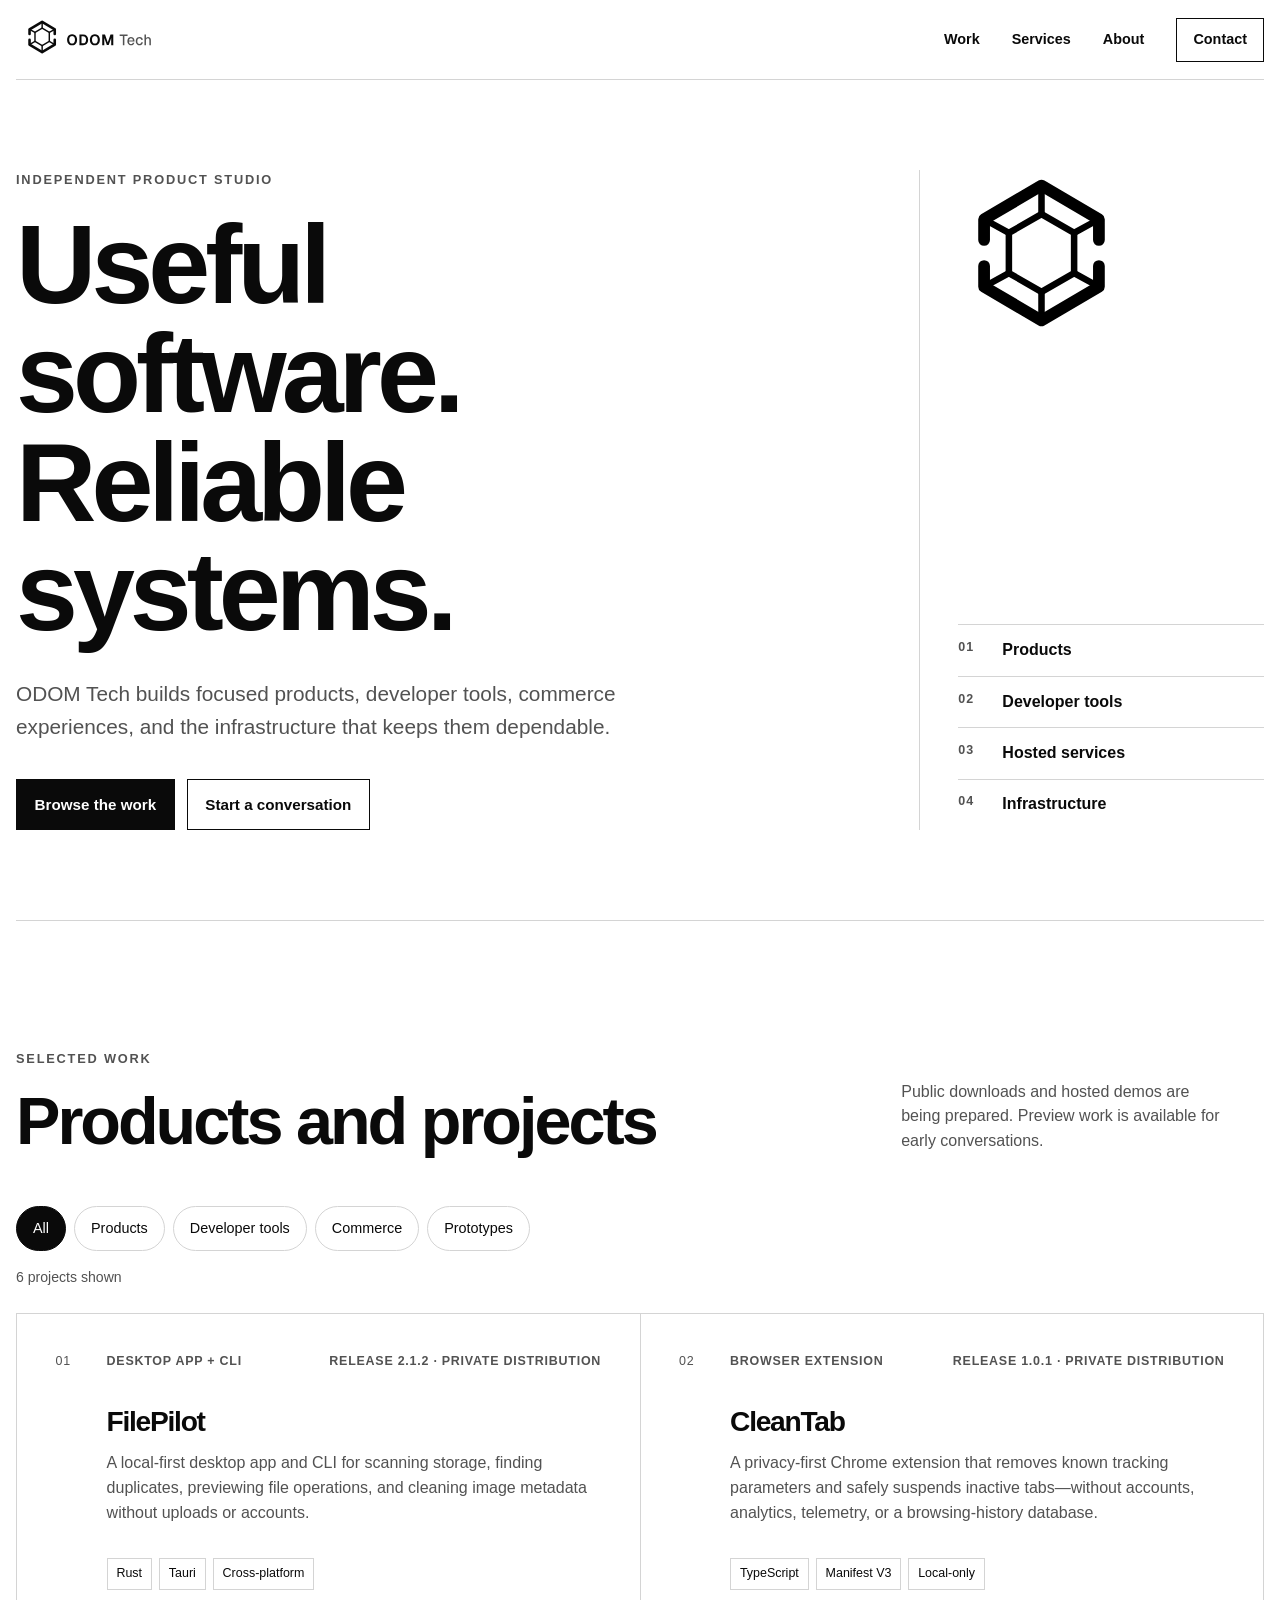
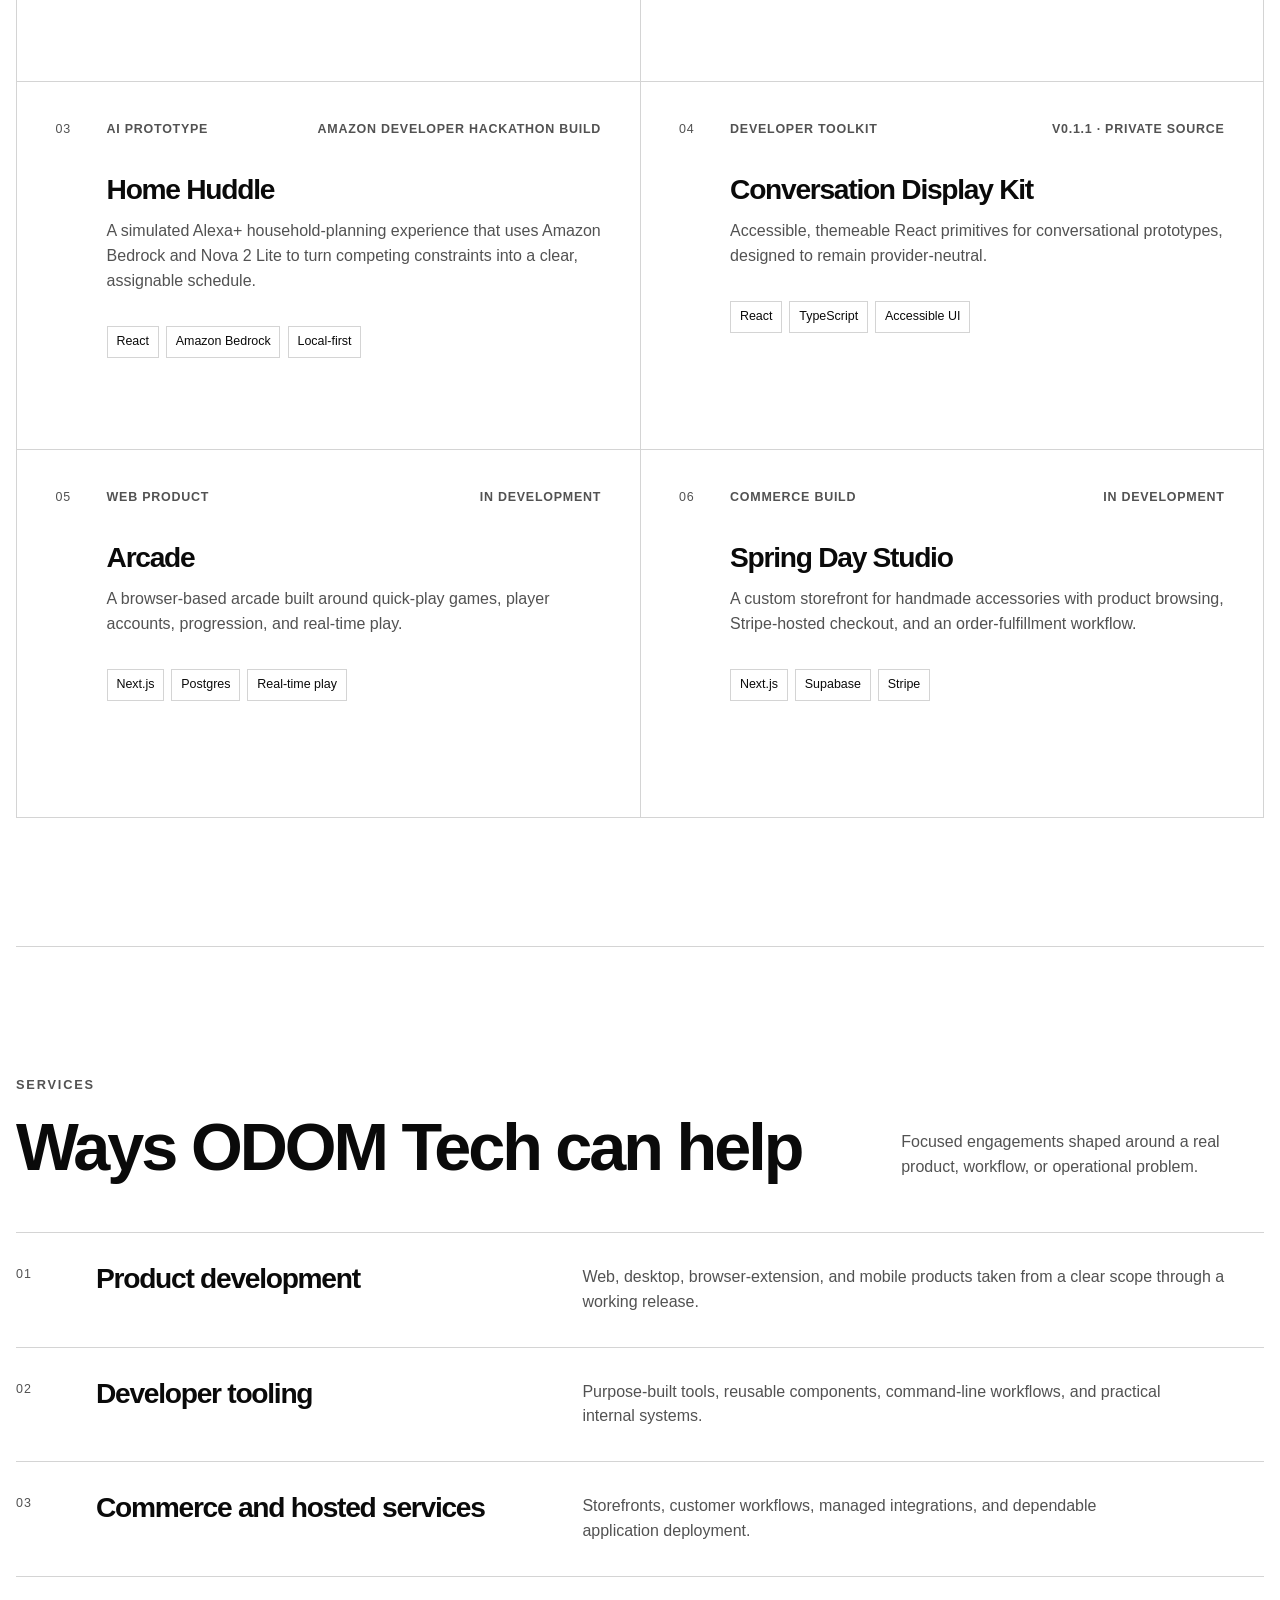
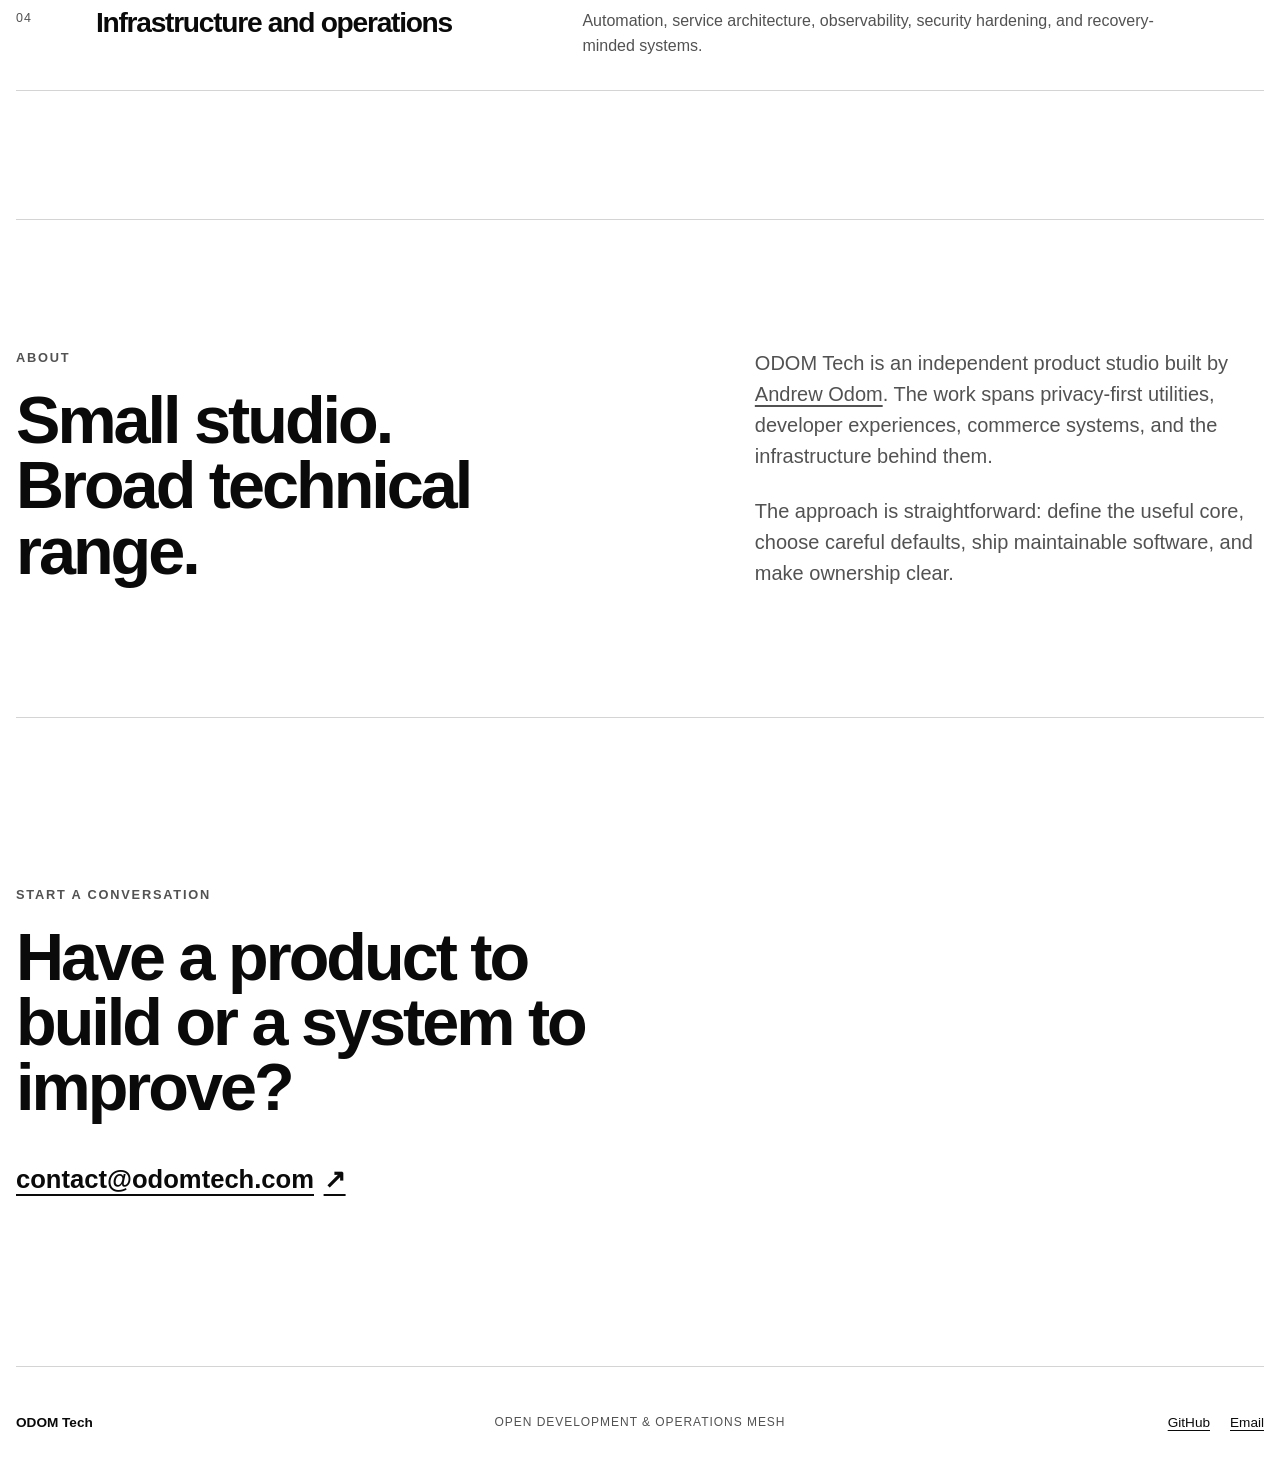
<file: index.html>
<!doctype html>
<html lang="en">
  <head>
    <meta charset="utf-8">
    <meta name="viewport" content="width=device-width, initial-scale=1">
    <meta name="color-scheme" content="light dark">
    <meta name="theme-color" content="#0a0a0a">
    <meta name="description" content="Browse software products, developer tools, commerce work, and technical services from ODOM Tech.">
    <meta property="og:title" content="ODOM Tech — Products and services">
    <meta property="og:description" content="Practical software, developer tools, hosted services, and reliable infrastructure.">
    <meta property="og:type" content="website">
    <meta property="og:url" content="https://odomtech.com/">
    <title>ODOM Tech — Products and services</title>
    <link rel="canonical" href="https://odomtech.com/">
    <link rel="icon" href="assets/favicon.svg" type="image/svg+xml">
    <link rel="manifest" href="site.webmanifest">
    <link rel="stylesheet" href="styles.css">
    <script src="script.js" defer></script>
  </head>
  <body>
    <a class="skip-link" href="#main">Skip to content</a>

    <header class="site-header">
      <a class="brand" href="#top" aria-label="ODOM Tech home">
        <picture>
          <source media="(prefers-color-scheme: dark)" srcset="assets/odom-tech-compact-white.svg">
          <img src="assets/odom-tech-compact-black.svg" alt="ODOM Tech">
        </picture>
      </a>
      <nav aria-label="Primary navigation">
        <a href="#work">Work</a>
        <a href="#services">Services</a>
        <a href="#about">About</a>
        <a class="nav-contact" href="mailto:contact@odomtech.com">Contact</a>
      </nav>
    </header>

    <main id="main">
      <section class="hero" id="top" aria-labelledby="hero-title">
        <div class="hero-copy">
          <p class="eyebrow">Independent product studio</p>
          <h1 id="hero-title">Useful software.<br>Reliable systems.</h1>
          <p class="hero-summary">
            ODOM Tech builds focused products, developer tools, commerce experiences,
            and the infrastructure that keeps them dependable.
          </p>
          <div class="hero-actions">
            <a class="button button-primary" href="#work">Browse the work</a>
            <a class="button button-secondary" href="mailto:contact@odomtech.com">Start a conversation</a>
          </div>
        </div>
        <div class="hero-index" aria-label="Studio capabilities">
          <img class="hero-mark" src="assets/odom-tech-mark-monochrome.svg" alt="" aria-hidden="true">
          <ol>
            <li><span>01</span> Products</li>
            <li><span>02</span> Developer tools</li>
            <li><span>03</span> Hosted services</li>
            <li><span>04</span> Infrastructure</li>
          </ol>
        </div>
      </section>

      <section class="section work-section" id="work" aria-labelledby="work-title">
        <div class="section-heading">
          <div>
            <p class="eyebrow">Selected work</p>
            <h2 id="work-title">Products and projects</h2>
          </div>
          <p>
            Public downloads and hosted demos are being prepared. Preview work is
            available for early conversations.
          </p>
        </div>

        <div class="filters" role="group" aria-label="Filter projects">
          <button class="filter is-active" type="button" data-filter="all" aria-pressed="true">All</button>
          <button class="filter" type="button" data-filter="product" aria-pressed="false">Products</button>
          <button class="filter" type="button" data-filter="developer" aria-pressed="false">Developer tools</button>
          <button class="filter" type="button" data-filter="commerce" aria-pressed="false">Commerce</button>
          <button class="filter" type="button" data-filter="prototype" aria-pressed="false">Prototypes</button>
        </div>
        <p class="results" aria-live="polite"><span id="result-count">6</span> projects shown</p>

        <div class="project-grid">
          <article class="project-card" data-category="product">
            <div class="project-number">01</div>
            <div>
              <div class="card-meta"><span>Desktop app + CLI</span><span>Release 2.1.2 · Private distribution</span></div>
              <h3>FilePilot</h3>
              <p>A local-first desktop app and CLI for scanning storage, finding duplicates, previewing file operations, and cleaning image metadata without uploads or accounts.</p>
              <ul class="tags" aria-label="FilePilot technologies"><li>Rust</li><li>Tauri</li><li>Cross-platform</li></ul>
            </div>
          </article>

          <article class="project-card" data-category="product">
            <div class="project-number">02</div>
            <div>
              <div class="card-meta"><span>Browser extension</span><span>Release 1.0.1 · Private distribution</span></div>
              <h3>CleanTab</h3>
              <p>A privacy-first Chrome extension that removes known tracking parameters and safely suspends inactive tabs—without accounts, analytics, telemetry, or a browsing-history database.</p>
              <ul class="tags" aria-label="CleanTab technologies"><li>TypeScript</li><li>Manifest V3</li><li>Local-only</li></ul>
            </div>
          </article>

          <article class="project-card" data-category="prototype">
            <div class="project-number">03</div>
            <div>
              <div class="card-meta"><span>AI prototype</span><span>Amazon Developer Hackathon build</span></div>
              <h3>Home Huddle</h3>
              <p>A simulated Alexa+ household-planning experience that uses Amazon Bedrock and Nova 2 Lite to turn competing constraints into a clear, assignable schedule.</p>
              <ul class="tags" aria-label="Home Huddle technologies"><li>React</li><li>Amazon Bedrock</li><li>Local-first</li></ul>
            </div>
          </article>

          <article class="project-card" data-category="developer prototype">
            <div class="project-number">04</div>
            <div>
              <div class="card-meta"><span>Developer toolkit</span><span>v0.1.1 · Private source</span></div>
              <h3>Conversation Display Kit</h3>
              <p>Accessible, themeable React primitives for conversational prototypes, designed to remain provider-neutral.</p>
              <ul class="tags" aria-label="Conversation Display Kit technologies"><li>React</li><li>TypeScript</li><li>Accessible UI</li></ul>
            </div>
          </article>

          <article class="project-card" data-category="product prototype">
            <div class="project-number">05</div>
            <div>
              <div class="card-meta"><span>Web product</span><span>In development</span></div>
              <h3>Arcade</h3>
              <p>A browser-based arcade built around quick-play games, player accounts, progression, and real-time play.</p>
              <ul class="tags" aria-label="Arcade technologies"><li>Next.js</li><li>Postgres</li><li>Real-time play</li></ul>
            </div>
          </article>

          <article class="project-card" data-category="commerce">
            <div class="project-number">06</div>
            <div>
              <div class="card-meta"><span>Commerce build</span><span>In development</span></div>
              <h3>Spring Day Studio</h3>
              <p>A custom storefront for handmade accessories with product browsing, Stripe-hosted checkout, and an order-fulfillment workflow.</p>
              <ul class="tags" aria-label="Spring Day Studio technologies"><li>Next.js</li><li>Supabase</li><li>Stripe</li></ul>
            </div>
          </article>
        </div>
      </section>

      <section class="section services-section" id="services" aria-labelledby="services-title">
        <div class="section-heading">
          <div>
            <p class="eyebrow">Services</p>
            <h2 id="services-title">Ways ODOM Tech can help</h2>
          </div>
          <p>Focused engagements shaped around a real product, workflow, or operational problem.</p>
        </div>

        <div class="service-list">
          <article>
            <span>01</span>
            <h3>Product development</h3>
            <p>Web, desktop, browser-extension, and mobile products taken from a clear scope through a working release.</p>
          </article>
          <article>
            <span>02</span>
            <h3>Developer tooling</h3>
            <p>Purpose-built tools, reusable components, command-line workflows, and practical internal systems.</p>
          </article>
          <article>
            <span>03</span>
            <h3>Commerce and hosted services</h3>
            <p>Storefronts, customer workflows, managed integrations, and dependable application deployment.</p>
          </article>
          <article>
            <span>04</span>
            <h3>Infrastructure and operations</h3>
            <p>Automation, service architecture, observability, security hardening, and recovery-minded systems.</p>
          </article>
        </div>
      </section>

      <section class="section about-section" id="about" aria-labelledby="about-title">
        <div>
          <p class="eyebrow">About</p>
          <h2 id="about-title">Small studio.<br>Broad technical range.</h2>
        </div>
        <div class="about-copy">
          <p>
            ODOM Tech is an independent product studio built by
            <a href="https://github.com/andrewodom18">Andrew Odom</a>. The work spans
            privacy-first utilities, developer experiences, commerce systems, and the
            infrastructure behind them.
          </p>
          <p>
            The approach is straightforward: define the useful core, choose careful
            defaults, ship maintainable software, and make ownership clear.
          </p>
        </div>
      </section>

      <section class="contact-section" id="contact" aria-labelledby="contact-title">
        <p class="eyebrow">Start a conversation</p>
        <h2 id="contact-title">Have a product to build or a system to improve?</h2>
        <a class="contact-link" href="mailto:contact@odomtech.com">contact@odomtech.com <span aria-hidden="true">↗</span></a>
      </section>
    </main>

    <footer>
      <a href="#top">ODOM Tech</a>
      <p>Open Development &amp; Operations Mesh</p>
      <div>
        <a href="https://github.com/odom-technology">GitHub</a>
        <a href="mailto:contact@odomtech.com">Email</a>
      </div>
    </footer>
  </body>
</html>
</file>
<file: styles.css>
:root {
  color-scheme: light dark;
  --bg: #ffffff;
  --ink: #0a0a0a;
  --muted: #525252;
  --line: #d4d4d4;
  --soft: #f5f5f5;
  --header: rgba(255, 255, 255, 0.94);
  --max: 78rem;
}

@media (prefers-color-scheme: dark) {
  :root {
    --bg: #0a0a0a;
    --ink: #ffffff;
    --muted: #d4d4d4;
    --line: #3f3f46;
    --soft: #171717;
    --header: rgba(10, 10, 10, 0.94);
  }
}

* {
  box-sizing: border-box;
}

html {
  scroll-behavior: smooth;
}

body {
  margin: 0;
  background: var(--bg);
  color: var(--ink);
  font-family: Geist, Inter, "Helvetica Neue", Arial, sans-serif;
  font-size: 1rem;
  line-height: 1.55;
  -webkit-font-smoothing: antialiased;
}

a {
  color: inherit;
  text-underline-offset: 0.22em;
}

button,
a {
  -webkit-tap-highlight-color: transparent;
}

button,
.button,
.nav-contact {
  min-height: 2.75rem;
}

.skip-link {
  position: fixed;
  left: 1rem;
  top: -5rem;
  z-index: 100;
  background: var(--ink);
  color: var(--bg);
  padding: 0.75rem 1rem;
}

.skip-link:focus {
  top: 1rem;
}

.site-header,
main,
footer {
  width: min(calc(100% - 2rem), var(--max));
  margin-inline: auto;
}

.site-header {
  position: sticky;
  top: 0;
  z-index: 20;
  display: flex;
  align-items: center;
  justify-content: space-between;
  min-height: 5rem;
  background: var(--header);
  border-bottom: 1px solid var(--line);
  backdrop-filter: blur(14px);
}

.brand {
  display: inline-flex;
  align-items: center;
}

.brand img {
  display: block;
  width: clamp(9rem, 17vw, 12rem);
  height: auto;
}

nav {
  display: flex;
  align-items: center;
  gap: clamp(0.75rem, 2.5vw, 2rem);
  font-size: 0.9rem;
  font-weight: 560;
}

nav a {
  text-decoration: none;
}

nav a:hover,
nav a:focus-visible {
  text-decoration: underline;
}

.nav-contact {
  display: inline-flex;
  align-items: center;
  padding-inline: 1rem;
  border: 1px solid var(--ink);
}

.hero {
  min-height: calc(100vh - 5rem);
  display: grid;
  grid-template-columns: minmax(0, 1.65fr) minmax(17rem, 0.7fr);
  gap: clamp(3rem, 7vw, 7rem);
  align-items: center;
  padding-block: clamp(4rem, 10vh, 8rem);
  border-bottom: 1px solid var(--line);
}

.eyebrow {
  margin: 0 0 1.25rem;
  color: var(--muted);
  font-size: 0.8rem;
  font-weight: 650;
  letter-spacing: 0.14em;
  text-transform: uppercase;
}

h1,
h2,
h3,
p {
  text-wrap: pretty;
}

h1,
h2,
h3 {
  margin-top: 0;
  letter-spacing: -0.045em;
  line-height: 0.98;
}

h1 {
  max-width: 11ch;
  margin-bottom: 2rem;
  font-size: clamp(3.4rem, 8.7vw, 7.6rem);
  font-weight: 650;
}

h2 {
  margin-bottom: 0;
  font-size: clamp(2.35rem, 5.2vw, 4.8rem);
  font-weight: 620;
}

h3 {
  margin-bottom: 1rem;
  font-size: clamp(1.55rem, 2.2vw, 2rem);
  font-weight: 620;
}

.hero-summary {
  max-width: 42rem;
  margin: 0;
  color: var(--muted);
  font-size: clamp(1.1rem, 1.8vw, 1.3rem);
}

.hero-actions {
  display: flex;
  flex-wrap: wrap;
  gap: 0.75rem;
  margin-top: 2.25rem;
}

.button {
  display: inline-flex;
  align-items: center;
  justify-content: center;
  padding: 0.8rem 1.1rem;
  border: 1px solid var(--ink);
  font-size: 0.95rem;
  font-weight: 600;
  text-decoration: none;
}

.button-primary {
  background: var(--ink);
  color: var(--bg);
}

.button-secondary {
  background: var(--bg);
}

.button:hover,
.button:focus-visible,
.nav-contact:hover,
.nav-contact:focus-visible {
  outline: 2px solid var(--ink);
  outline-offset: 3px;
  text-decoration: none;
}

.hero-index {
  align-self: stretch;
  display: flex;
  flex-direction: column;
  justify-content: space-between;
  padding-left: clamp(1.25rem, 3vw, 2.5rem);
  border-left: 1px solid var(--line);
}

.hero-mark {
  width: clamp(7rem, 13vw, 11rem);
  height: auto;
}

.hero-index ol {
  margin: 3rem 0 0;
  padding: 0;
  list-style: none;
}

.hero-index li {
  display: grid;
  grid-template-columns: 2rem 1fr;
  gap: 0.75rem;
  padding-block: 0.8rem;
  border-top: 1px solid var(--line);
  font-weight: 560;
}

.hero-index li span,
.project-number,
.service-list article > span {
  color: var(--muted);
  font-size: 0.78rem;
  letter-spacing: 0.08em;
}

.section {
  padding-block: clamp(5rem, 10vw, 9rem);
  border-bottom: 1px solid var(--line);
}

.section-heading {
  display: grid;
  grid-template-columns: minmax(0, 1.5fr) minmax(17rem, 0.65fr);
  gap: 3rem;
  align-items: end;
  margin-bottom: 3.25rem;
}

.section-heading > p {
  margin: 0;
  color: var(--muted);
}

.filters {
  display: flex;
  flex-wrap: wrap;
  gap: 0.5rem;
  margin-bottom: 1rem;
}

.filter {
  border: 1px solid var(--line);
  border-radius: 999px;
  background: var(--bg);
  color: var(--ink);
  padding: 0.65rem 1rem;
  font: inherit;
  font-size: 0.9rem;
  cursor: pointer;
}

.filter:hover,
.filter:focus-visible,
.filter.is-active {
  border-color: var(--ink);
}

.filter.is-active {
  background: var(--ink);
  color: var(--bg);
}

.filter:focus-visible {
  outline: 2px solid var(--ink);
  outline-offset: 3px;
}

.results {
  margin: 0 0 1.5rem;
  color: var(--muted);
  font-size: 0.88rem;
}

.project-grid {
  display: grid;
  grid-template-columns: repeat(2, minmax(0, 1fr));
  border-top: 1px solid var(--line);
  border-left: 1px solid var(--line);
}

.project-card {
  display: grid;
  grid-template-columns: 2.2rem minmax(0, 1fr);
  gap: 1rem;
  min-height: 23rem;
  padding: clamp(1.5rem, 3vw, 2.5rem);
  border-right: 1px solid var(--line);
  border-bottom: 1px solid var(--line);
  background: var(--bg);
  transition: background-color 160ms ease;
}

.project-card:hover {
  background: var(--soft);
}

.project-card[hidden] {
  display: none;
}

.project-card p {
  max-width: 35rem;
  margin: 0;
  color: var(--muted);
}

.card-meta {
  display: flex;
  flex-wrap: wrap;
  justify-content: space-between;
  gap: 0.5rem 1rem;
  margin-bottom: 2.25rem;
  color: var(--muted);
  font-size: 0.78rem;
  font-weight: 600;
  letter-spacing: 0.06em;
  text-transform: uppercase;
}

.tags {
  display: flex;
  flex-wrap: wrap;
  gap: 0.45rem;
  margin: 2rem 0 0;
  padding: 0;
  list-style: none;
}

.tags li {
  padding: 0.35rem 0.55rem;
  border: 1px solid var(--line);
  font-size: 0.78rem;
}

.service-list {
  border-top: 1px solid var(--line);
}

.service-list article {
  display: grid;
  grid-template-columns: 3rem minmax(12rem, 0.8fr) minmax(16rem, 1.2fr);
  gap: 2rem;
  padding-block: 2rem;
  border-bottom: 1px solid var(--line);
}

.service-list h3,
.service-list p {
  margin: 0;
}

.service-list p {
  color: var(--muted);
}

.about-section {
  display: grid;
  grid-template-columns: minmax(0, 1fr) minmax(19rem, 0.8fr);
  gap: clamp(3rem, 8vw, 8rem);
}

.about-copy {
  align-self: end;
}

.about-copy p {
  margin: 0;
  color: var(--muted);
  font-size: clamp(1.08rem, 1.8vw, 1.25rem);
}

.about-copy p + p {
  margin-top: 1.5rem;
}

.contact-section {
  padding-block: clamp(6rem, 13vw, 12rem);
}

.contact-section h2 {
  max-width: 16ch;
  margin-bottom: 2.5rem;
}

.contact-link {
  display: inline-flex;
  align-items: center;
  gap: 0.6rem;
  font-size: clamp(1.15rem, 2.2vw, 1.6rem);
  font-weight: 600;
}

.contact-link span {
  transition: transform 160ms ease;
}

.contact-link:hover span,
.contact-link:focus-visible span {
  transform: translate(0.18rem, -0.18rem);
}

footer {
  display: grid;
  grid-template-columns: 1fr auto 1fr;
  gap: 1.5rem;
  align-items: center;
  min-height: 7rem;
  border-top: 1px solid var(--line);
  font-size: 0.85rem;
}

footer > a {
  font-weight: 650;
  text-decoration: none;
}

footer p {
  margin: 0;
  color: var(--muted);
  font-size: 0.75rem;
  letter-spacing: 0.08em;
  text-transform: uppercase;
}

footer div {
  display: flex;
  justify-content: flex-end;
  gap: 1.25rem;
}

.not-found {
  min-height: 100vh;
  display: flex;
  flex-direction: column;
  align-items: flex-start;
  justify-content: center;
  padding-block: 4rem;
}

.not-found img {
  width: 6rem;
  margin-bottom: 3rem;
}

.not-found h1 {
  margin-bottom: 1.5rem;
}

.not-found > p:not(.eyebrow) {
  max-width: 34rem;
  margin: 0 0 2rem;
  color: var(--muted);
  font-size: 1.15rem;
}

@media (max-width: 800px) {
  .site-header {
    min-height: 4.5rem;
  }

  nav a:not(.nav-contact) {
    display: none;
  }

  .hero {
    min-height: auto;
    grid-template-columns: 1fr;
    gap: 4rem;
  }

  .hero-index {
    min-height: 22rem;
    padding-left: 0;
    padding-top: 2rem;
    border-left: 0;
    border-top: 1px solid var(--line);
  }

  .section-heading,
  .about-section {
    grid-template-columns: 1fr;
  }

  .section-heading {
    align-items: start;
    gap: 1.5rem;
  }

  .project-grid {
    grid-template-columns: 1fr;
  }

  .project-card {
    min-height: auto;
  }

  .service-list article {
    grid-template-columns: 2rem 1fr;
    gap: 0.75rem 1rem;
  }

  .service-list article p {
    grid-column: 2;
  }

  footer {
    grid-template-columns: 1fr auto;
  }

  footer p {
    display: none;
  }
}

@media (max-width: 460px) {
  .site-header,
  main,
  footer {
    width: min(calc(100% - 1.25rem), var(--max));
  }

  h1 {
    font-size: clamp(3rem, 16vw, 4.4rem);
  }

  .hero-actions,
  .button {
    width: 100%;
  }

  .project-card {
    grid-template-columns: 1.7rem minmax(0, 1fr);
    padding: 1.25rem;
  }

  .card-meta {
    display: grid;
    justify-content: start;
  }
}

@media (prefers-reduced-motion: reduce) {
  html {
    scroll-behavior: auto;
  }

  *,
  *::before,
  *::after {
    transition-duration: 0.01ms !important;
  }
}
</file>
